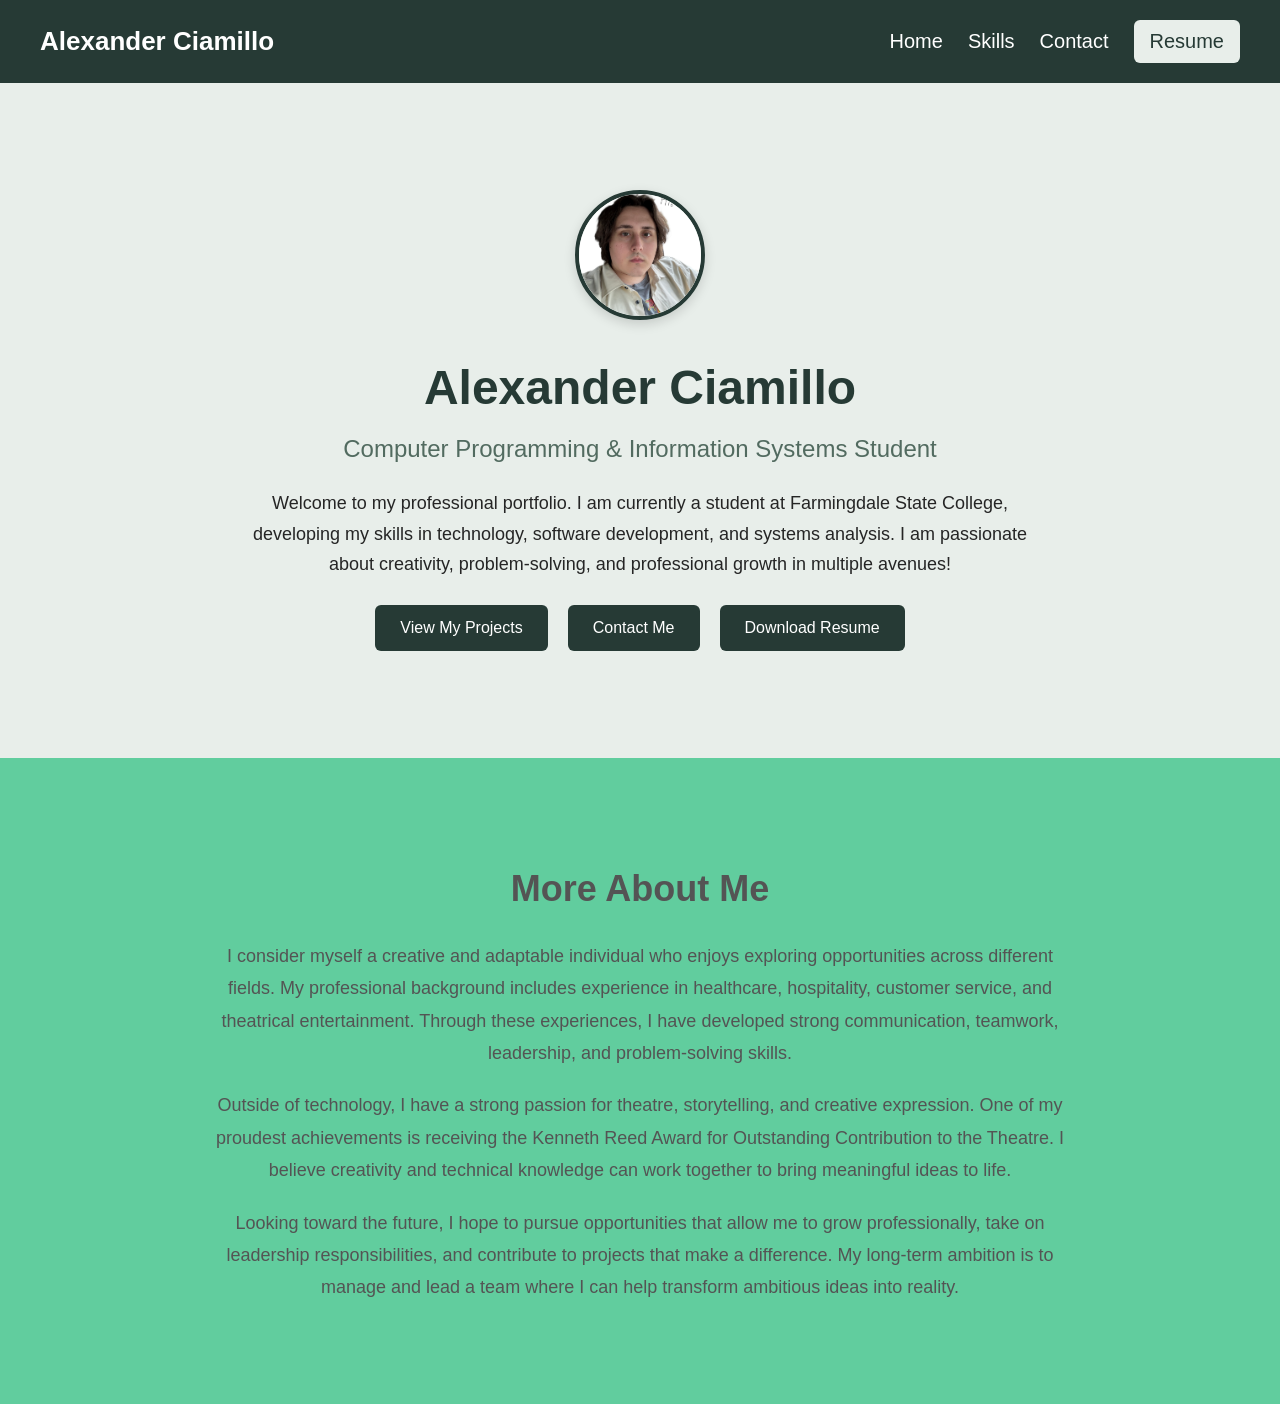
<file: index.html>
<!DOCTYPE html>
<html lang="en">
<head>
    <meta charset="UTF-8">
    <meta name="viewport" content="width=device-width, initial-scale=1.0">
    <title>Alexander Ciamillo | Portfolio</title>
    <link rel="stylesheet" href="styles.css">
    <script src="script.js" defer></script>
</head>
<body>

    <!-- Web Header -->
    <header>
        <nav>
            <h2>Alexander Ciamillo</h2>

            <ul>
                <li><a href="index.html">Home</a></li>
                <li><a href="skills.html">Skills</a></li>
                <li><a href="contact.html">Contact</a></li>
                <li>
                    <a href="resume.pdf"
                       class="resume-nav"
                       target="_blank"
                       rel="noopener noreferrer">
                        Resume
                    </a>
                </li>
            </ul>
        </nav>
    </header>

    <main>

        <!-- Homepage Introduction -->
        <section id="home" class="hero">
            <div class="hero-content">

                <!-- Profile Photo -->
                <img src="singularpicofme.jpeg"
                     alt="Photo of Alexander Ciamillo"
                     class="profile-photo">

                <h1>Alexander Ciamillo</h1>

                <h2>Computer Programming & Information Systems Student</h2>

                <p>
                    Welcome to my professional portfolio. I am
                    currently a student at Farmingdale State College,
                    developing my skills in technology, software
                    development, and systems analysis. I am passionate
                    about creativity, problem-solving, and professional
                    growth in multiple avenues!
                </p>

                <div class="hero-buttons">
                    <a href="skills.html#projects" class="btn">
                        View My Projects
                    </a>

                    <a href="contact.html" class="btn">
                        Contact Me
                    </a>

                    <!-- Download Resume -->
                    <a href="resume.pdf"
                       class="btn"
                       download="Alexander_Ciamillo_Resume.pdf">
                        Download Resume
                    </a>
                </div>
            </div>
        </section>

        <!-- More About Me Section -->
        <section id="about" class="about">
            <div class="about-content">
                <h2>More About Me</h2>

                <p>
                    I consider myself a creative and adaptable individual
                    who enjoys exploring opportunities across different
                    fields. My professional background includes experience
                    in healthcare, hospitality, customer service, and
                    theatrical entertainment. Through these experiences,
                    I have developed strong communication, teamwork,
                    leadership, and problem-solving skills.
                </p>

                <p>
                    Outside of technology, I have a strong passion for
                    theatre, storytelling, and creative expression.
                    One of my proudest achievements is receiving the
                    Kenneth Reed Award for Outstanding Contribution
                    to the Theatre. I believe creativity and technical
                    knowledge can work together to bring meaningful
                    ideas to life.
                </p>

                <p>
                    Looking toward the future, I hope to pursue
                    opportunities that allow me to grow professionally,
                    take on leadership responsibilities, and contribute
                    to projects that make a difference. My long-term
                    ambition is to manage and lead a team where I can
                    help transform ambitious ideas into reality.
                </p>
            </div>
        </section>

    </main>

</body>
</html>
</file>
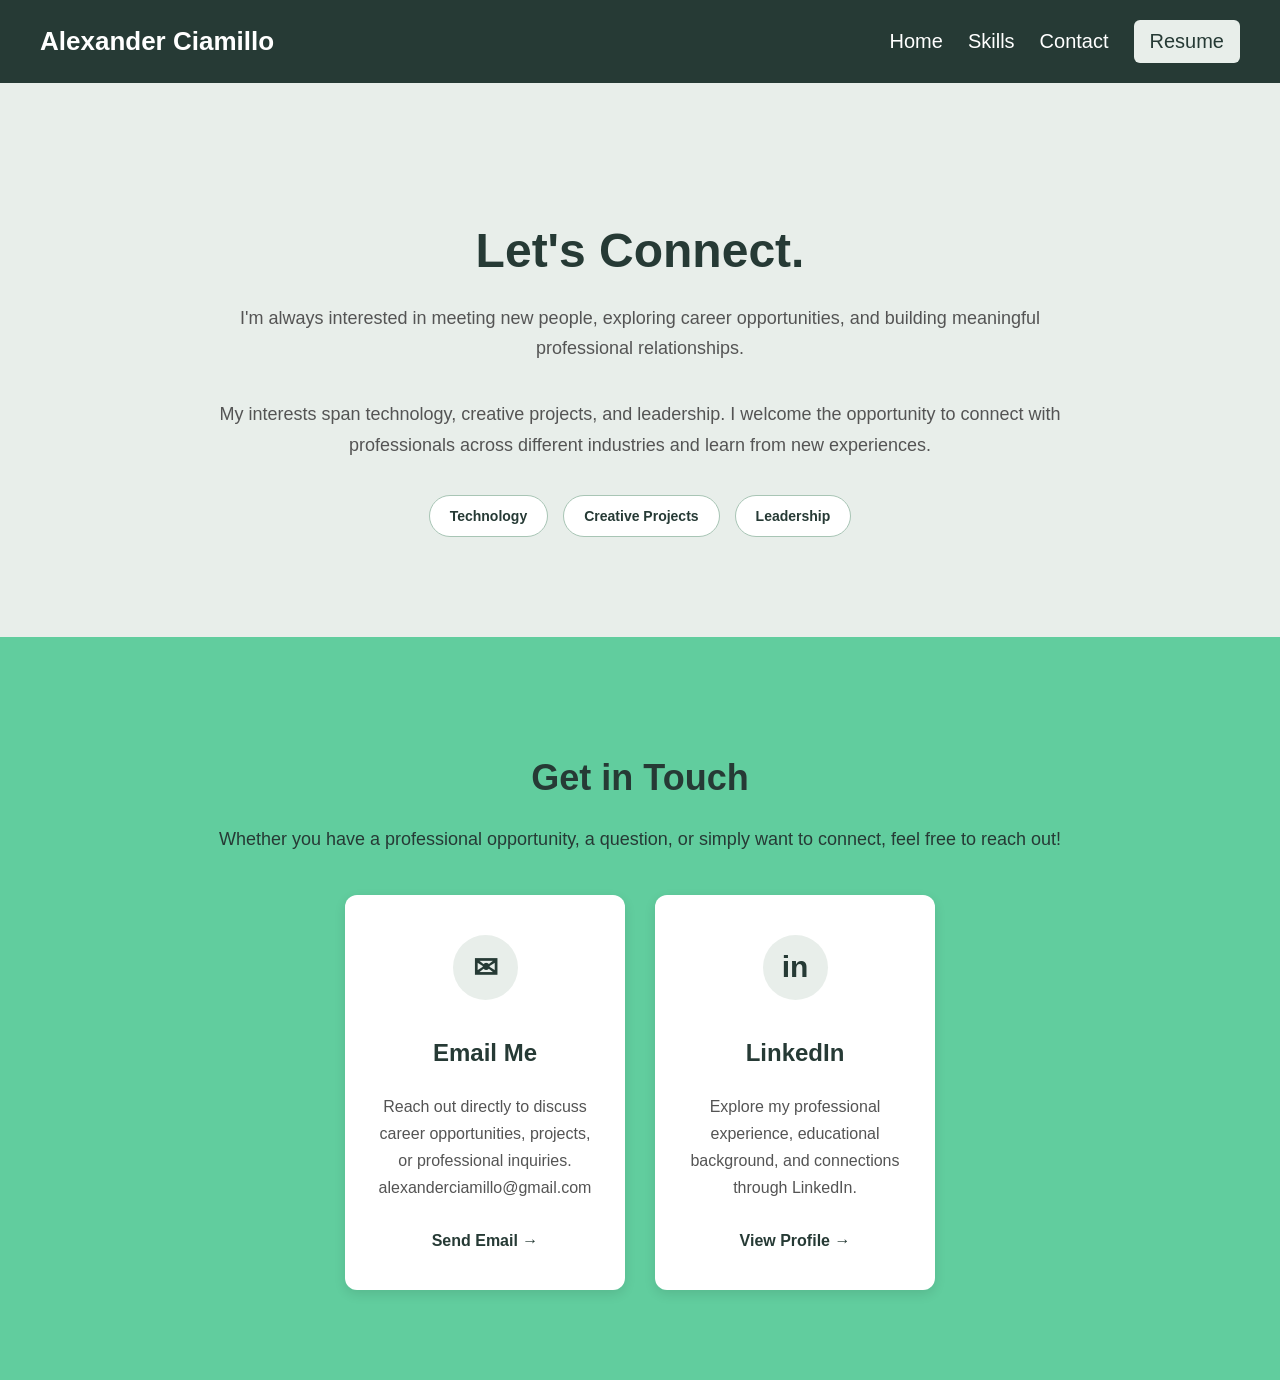
<file: contact.html>
<!DOCTYPE html>
<html lang="en">
<head>
    <meta charset="UTF-8">
    <meta name="viewport" content="width=device-width, initial-scale=1.0">
    <title>Contact | Alexander Ciamillo</title>
    <link rel="stylesheet" href="styles.css">
    <script src="script.js" defer></script>
</head>
<body>

    <!-- Web Header -->
    <header>
        <nav>
            <h2>Alexander Ciamillo</h2>

            <ul>
                <li><a href="index.html">Home</a></li>
                <li><a href="skills.html">Skills</a></li>
                <li><a href="contact.html">Contact</a></li>
                <li>
                    <a href="resume.pdf"
                       class="resume-nav"
                       target="_blank"
                       rel="noopener noreferrer">
                        Resume
                    </a>
                </li>
            </ul>
        </nav>
    </header>

    <main>

        <!-- Contact Introduction -->
        <section class="contact-intro">
            <div class="contact-content">

                <h1>Let's Connect.</h1>

                <p>
                    I'm always interested in meeting new people,
                    exploring career opportunities, and building
                    meaningful professional relationships.
                </p>

                <p>
                    My interests span technology, creative projects,
                    and leadership. I welcome the opportunity to
                    connect with professionals across different
                    industries and learn from new experiences.
                </p>

                <!-- Areas of Interest -->
                <div class="interest-tags">
                    <span>Technology</span>
                    <span>Creative Projects</span>
                    <span>Leadership</span>
                </div>

            </div>
        </section>

        <!-- Contact Information -->
        <section id="contact" class="contact">
            <div class="contact-content">

                <h2>Get in Touch</h2>

                <p>
                    Whether you have a professional opportunity,
                    a question, or simply want to connect,
                    feel free to reach out!
                </p>

                <div class="contact-cards">

                    <!-- Email Contact Card -->
                    <a href="mailto:ciamaj@farmingdale.edu"
                       class="contact-card">

                        <div class="contact-card-icon">
                            &#9993;
                        </div>

                        <h3>Email Me</h3>

                        <p>
                            Reach out directly to discuss
                            career opportunities, projects,
                            or professional inquiries. alexanderciamillo@gmail.com
                        </p>

                        <span class="contact-card-link">
                            Send Email &rarr;
                        </span>

                    </a>

                    <!-- LinkedIn Contact Card -->
                    <a href="https://www.linkedin.com/in/alexander-ciamillo-498825308/?isSelfProfile=true"
                       class="contact-card"
                       target="_blank"
                       rel="noopener noreferrer">

                        <div class="contact-card-icon">
                            in
                        </div>

                        <h3>LinkedIn</h3>

                        <p>
                            Explore my professional experience,
                            educational background, and
                            connections through LinkedIn.
                        </p>

                        <span class="contact-card-link">
                            View Profile &rarr;
                        </span>

                    </a>

                </div>
            </div>
        </section>

    </main>

</body>


</html>
</file>
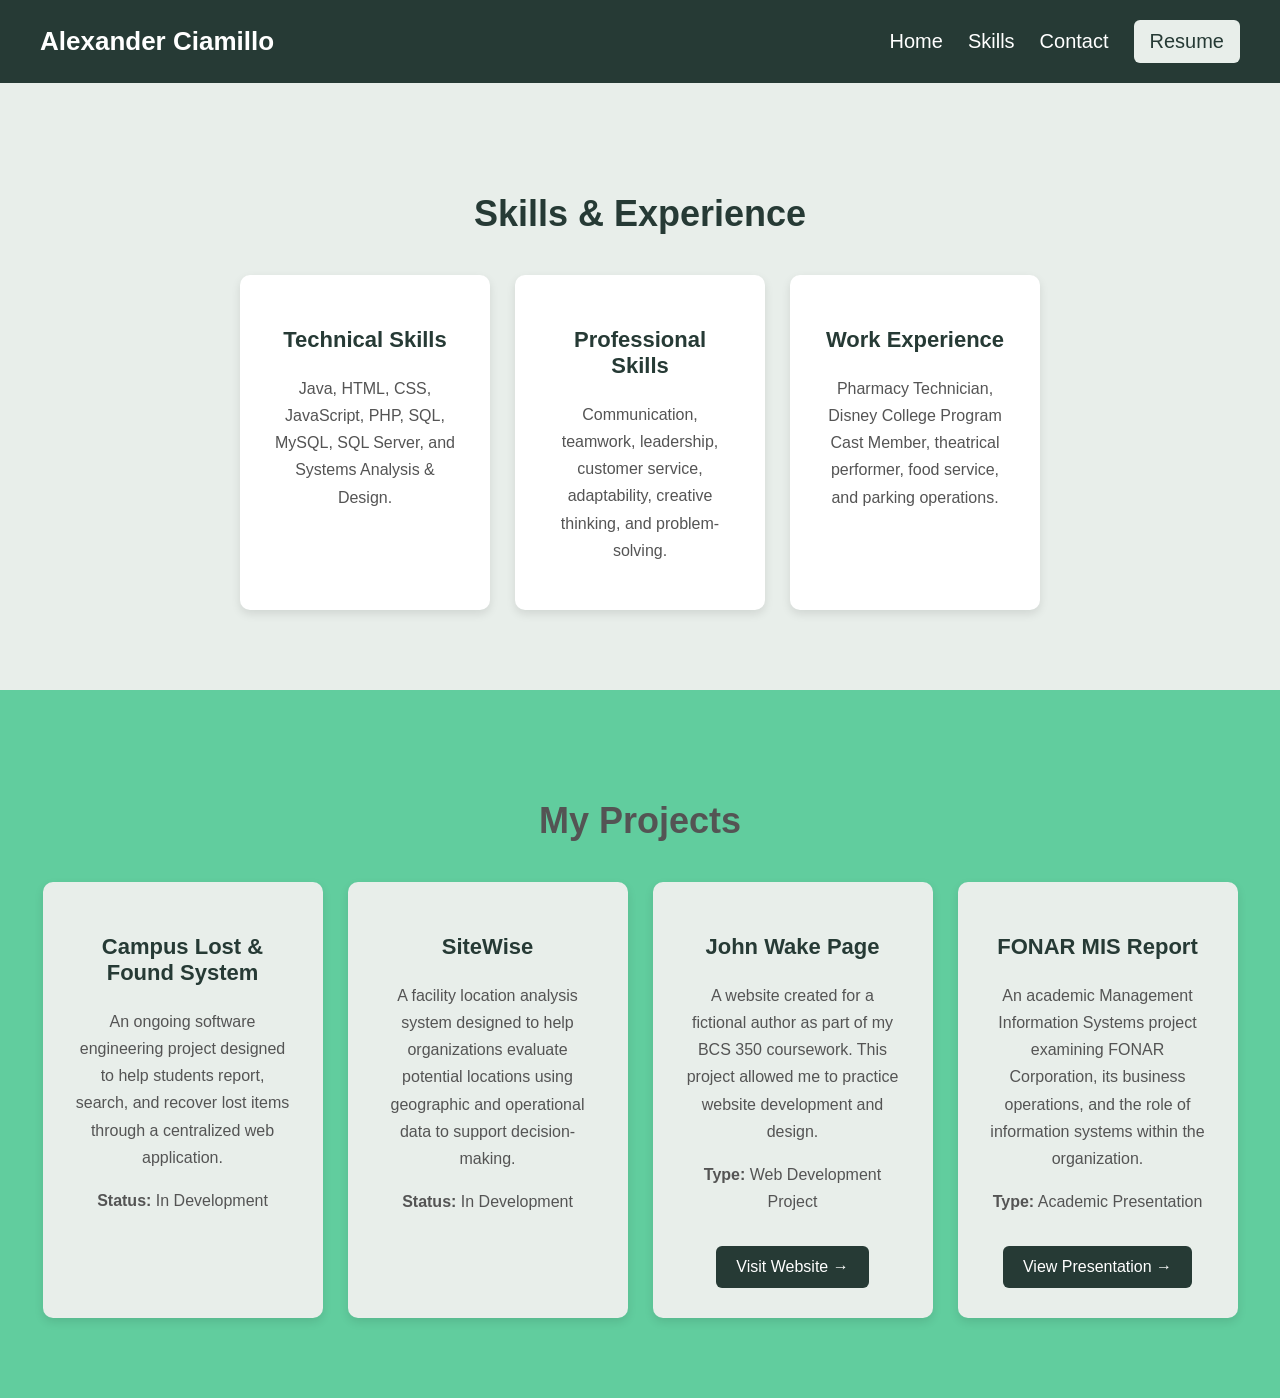
<file: skills.html>
<!DOCTYPE html>
<html lang="en">
<head>
    <meta charset="UTF-8">
    <meta name="viewport" content="width=device-width, initial-scale=1.0">
    <title>Skills & Projects | Alexander Ciamillo</title>
    <link rel="stylesheet" href="styles.css">
    <script src="script.js" defer></script>
</head>
<body>

    <!-- Web Header -->
    <header>
        <nav>
            <h2>Alexander Ciamillo</h2>

            <ul>
                <li><a href="index.html">Home</a></li>
                <li><a href="skills.html">Skills</a></li>
                <li><a href="contact.html">Contact</a></li>
                <li>
                    <a href="resume.pdf"
                       class="resume-nav"
                       target="_blank"
                       rel="noopener noreferrer">
                        Resume
                    </a>
                </li>
            </ul>
        </nav>
    </header>

    <main>

        <!-- Skills & Experience Section -->
        <section id="skills" class="skills">
            <h2>Skills & Experience</h2>

            <div class="skills-container">

                <!-- Technical Skills -->
                <div class="skill-card">
                    <h3>Technical Skills</h3>
                    <p>
                        Java, HTML, CSS, JavaScript, PHP,
                        SQL, MySQL, SQL Server, and
                        Systems Analysis &amp; Design.
                    </p>
                </div>

                <!-- Professional Skills -->
                <div class="skill-card">
                    <h3>Professional Skills</h3>
                    <p>
                        Communication, teamwork, leadership,
                        customer service, adaptability,
                        creative thinking, and problem-solving.
                    </p>
                </div>

                <!-- Work Experience -->
                <div class="skill-card">
                    <h3>Work Experience</h3>
                    <p>
                        Pharmacy Technician, Disney College Program
                        Cast Member, theatrical performer,
                        food service, and parking operations.
                    </p>
                </div>

            </div>
        </section>

        <!-- Projects Section -->
        <section id="projects" class="projects">
            <h2>My Projects</h2>

            <div class="projects-container">

                <!-- Lost and Found Project -->
                <div class="project-card">
                    <h3>Campus Lost &amp; Found System</h3>
                    <p>
                        An ongoing software engineering project
                        designed to help students report, search,
                        and recover lost items through a
                        centralized web application.
                    </p>
                    <p>
                        <strong>Status:</strong> In Development
                    </p>
                </div>

                <!-- SiteWise Project -->
                <div class="project-card">
                    <h3>SiteWise</h3>
                    <p>
                        A facility location analysis system designed
                        to help organizations evaluate potential
                        locations using geographic and operational
                        data to support decision-making.
                    </p>
                    <p>
                        <strong>Status:</strong> In Development
                    </p>
                </div>

                <!-- John Wake Website Project -->
                <div class="project-card">
                    <h3>John Wake Page</h3>

                    <p>
                        A website created for a fictional author
                        as part of my BCS 350 coursework.
                        This project allowed me to practice
                        website development and design.
                    </p>

                    <p>
                        <strong>Type:</strong> Web Development Project
                    </p>

                    <a href="https://ciamaj-code.github.io/ciamaj.github.io/index.html"
                       class="project-link"
                       target="_blank"
                       rel="noopener noreferrer">
                        Visit Website &rarr;
                    </a>
                </div>

                <!-- FONAR MIS Report Project -->
                <div class="project-card">
                    <h3>FONAR MIS Report</h3>

                    <p>
                        An academic Management Information Systems
                        project examining FONAR Corporation,
                        its business operations, and the role
                        of information systems within the organization.
                    </p>

                    <p>
                        <strong>Type:</strong> Academic Presentation
                    </p>

                    <a href="https://docs.google.com/presentation/d/1PbuzsEirMhAVoTWQxl5ZTqYPEankU0qp77GdyuTr9LI/edit?usp=sharing"
                       class="project-link"
                       target="_blank"
                       rel="noopener noreferrer">
                        View Presentation &rarr;
                    </a>
                </div>

            </div>
        </section>

    </main>

</body>
</html>
</file>
<file: styles.css>
/* General Website Styling */
* {
    box-sizing: border-box;
}

body {
    margin: 0;
    font-family: Arial, sans-serif;
    background-color: #F5F5F5;
    color: #252525;
}

/* Header and Navigation */
header {
    background-color: #263A35;
    padding: 20px 40px;
}

nav {
    display: flex;
    justify-content: space-between;
    align-items: center;
    gap: 20px;
}

nav h2 {
    color: white;
    margin: 0;
    font-size: 26px;
}

/* Navigation Links */
nav ul {
    display: flex;
    align-items: center;
    list-style: none;
    gap: 25px;
    margin: 0;
    padding: 0;
}

nav a {
    color: white;
    text-decoration: none;
    font-size: 20px;
    font-weight: 500;
    transition: color 0.3s ease;
}

/* Navigation Hover Effect */
nav a:hover {
    color: #A8C5B5;
}

/* Resume Button in Navigation */
nav a.resume-nav {
    display: flex;
    align-items: center;
    justify-content: center;
    background-color: #E8EEEA;
    color: #263A35;
    padding: 10px 16px;
    border-radius: 6px;
    transition: background-color 0.3s ease,
                transform 0.3s ease;
}

nav a.resume-nav:hover {
    background-color: #61cd9e;
    color: #263A35;
    transform: translateY(-3px);
}

/* Keyboard Focus */
nav a:focus-visible,
.btn:focus-visible {
    outline: 3px solid #61cd9e;
    outline-offset: 4px;
}

/* Homepage Introduction */
.hero {
    min-height: 75vh;
    display: flex;
    align-items: center;
    justify-content: center;
    text-align: center;
    padding: 50px 20px;
    background-color: #E8EEEA;
}

.hero-content {
    max-width: 800px;
}

.hero h1 {
    font-size: 48px;
    color: #263A35;
    margin-bottom: 15px;
}

.hero h2 {
    font-size: 24px;
    font-weight: normal;
    color: #526B60;
}

.hero p {
    font-size: 18px;
    line-height: 1.7;
    margin: 25px 0;
}

/* Homepage Buttons */
.hero-buttons {
    display: flex;
    justify-content: center;
    flex-wrap: wrap;
    gap: 20px;
}

.btn {
    display: inline-block;
    padding: 14px 25px;
    background-color: #263A35;
    color: white;
    text-decoration: none;
    border-radius: 6px;
    transition: background-color 0.3s ease,
                transform 0.3s ease;
}

.btn:hover {
    background-color: #526B60;
    transform: translateY(-3px);
}

/* Small Circular Profile Photo */
.profile-photo {
    width: 130px;
    height: 130px;
    object-fit: cover;
    border-radius: 50%;
    border: 4px solid #263A35;
    display: block;
    margin: 0 auto 25px;
    box-shadow: 0 4px 12px rgba(0, 0, 0, 0.15);
}

/* More About Me Section */
.about {
    padding: 80px 40px;
    background-color: #61cd9e;
    text-align: center;
}

.about-content {
    max-width: 850px;
    margin: 0 auto;
}

.about h2 {
    font-size: 36px;
    color: #545454;
    margin-bottom: 30px;
}

.about p {
    font-size: 18px;
    line-height: 1.8;
    color: #545454;
    margin-bottom: 20px;
}

/* Skills & Experience Section */
.skills {
    padding: 80px 40px;
    background-color: #E8EEEA;
    text-align: center;
}

.skills h2 {
    font-size: 36px;
    color: #263A35;
    margin-bottom: 40px;
}

/* Skills Card Layout */
.skills-container {
    display: flex;
    justify-content: center;
    gap: 25px;
    flex-wrap: wrap;
}

/* Individual Skill Cards */
.skill-card {
    background-color: white;
    padding: 30px;
    border-radius: 10px;
    width: 250px;
    box-shadow: 0 4px 10px rgba(0, 0, 0, 0.1);
    transition: transform 0.3s ease;
}

.skill-card h3 {
    color: #263A35;
    font-size: 22px;
}

.skill-card p {
    color: #545454;
    font-size: 16px;
    line-height: 1.7;
}

/* Skill Card Hover */
.skill-card:hover {
    transform: translateY(-5px);
}

/* Projects Section */
.projects {
    padding: 80px 40px;
    background-color: #61cd9e;
    text-align: center;
}

.projects h2 {
    font-size: 36px;
    color: #545454;
    margin-bottom: 40px;
}

/* Projects Card Layout */
.projects-container {
    display: flex;
    justify-content: center;
    gap: 25px;
    flex-wrap: wrap;
}

/* Individual Project Cards */
.project-card {
    background-color: #E8EEEA;
    width: 280px;
    padding: 30px;
    border-radius: 10px;
    box-shadow: 0 4px 10px rgba(0, 0, 0, 0.1);
    transition: transform 0.3s ease;
}

.project-card h3 {
    color: #263A35;
    font-size: 22px;
}

.project-card p {
    color: #545454;
    font-size: 16px;
    line-height: 1.7;
}

/* Project Card Hover */
.project-card:hover {
    transform: translateY(-5px);
}

/* Project Links */
.project-link {
    display: inline-block;
    margin-top: 15px;
    padding: 12px 20px;
    background-color: #263A35;
    color: white;
    text-decoration: none;
    border-radius: 6px;
    font-size: 16px;
    transition: background-color 0.3s ease,
                transform 0.3s ease;
}

.project-link:hover {
    background-color: #526B60;
    transform: translateY(-3px);
}

.project-link:focus-visible {
    outline: 3px solid #263A35;
    outline-offset: 4px;
}

/* Contact Introduction */
.contact-intro {
    background-color: #E8EEEA;
    text-align: center;
    padding: 100px 40px;
}

.contact-content {
    max-width: 850px;
    margin: 0 auto;
}

.contact-intro h1 {
    font-size: 48px;
    color: #263A35;
    margin-bottom: 25px;
}

.contact-intro p {
    font-size: 18px;
    line-height: 1.8;
    color: #545454;
}

/* Areas of Interest */
.interest-tags {
    display: flex;
    justify-content: center;
    flex-wrap: wrap;
    gap: 15px;
    margin-top: 35px;
}

.interest-tags span {
    background-color: white;
    color: #263A35;
    padding: 12px 20px;
    border-radius: 30px;
    font-weight: bold;
    font-size: 14px;
    border: 1px solid #A8C5B5;
}

/* Green Contact Section */
.contact {
    background-color: #61cd9e;
    text-align: center;
    padding: 90px 40px;
}

.contact h2 {
    color: #263A35;
    font-size: 36px;
    margin-bottom: 25px;
}

.contact-content > p {
    font-size: 18px;
    line-height: 1.7;
    margin-bottom: 35px;
}

.contact .contact-content > p {
    color: #263A35;
}

/* Contact Card Layout */
.contact-cards {
    display: flex;
    justify-content: center;
    flex-wrap: wrap;
    gap: 30px;
    margin-top: 40px;
}

/* Individual Contact Cards */
.contact-card {
    display: flex;
    flex-direction: column;
    align-items: center;
    background-color: white;
    color: #263A35;
    text-decoration: none;
    padding: 40px 30px;
    width: 280px;
    border-radius: 12px;
    box-shadow: 0 4px 12px rgba(0, 0, 0, 0.1);
    transition: transform 0.3s ease,
                box-shadow 0.3s ease;
}

.contact-card:hover {
    transform: translateY(-7px);
    box-shadow: 0 8px 20px rgba(0, 0, 0, 0.15);
}

.contact-card:focus-visible {
    outline: 3px solid #263A35;
    outline-offset: 4px;
}

/* Contact Card Icons */
.contact-card-icon {
    display: flex;
    align-items: center;
    justify-content: center;
    background-color: #E8EEEA;
    color: #263A35;
    width: 65px;
    height: 65px;
    border-radius: 50%;
    font-size: 30px;
    font-weight: bold;
    margin-bottom: 15px;
}

.contact-card h3 {
    font-size: 24px;
    margin-bottom: 10px;
}

.contact-card p {
    color: #545454;
    font-size: 16px;
    line-height: 1.7;
    flex-grow: 1;
}

.contact-card-link {
    color: #263A35;
    font-weight: bold;
    margin-top: 15px;
    font-size: 16px;
}

/* Back to Top Button */
.back-to-top {
    position: fixed;
    bottom: 25px;
    right: 25px;
    left: auto;

    width: 55px;
    height: 55px;
    padding: 0;

    background-color: #263A35;
    color: #FFFFFF;

    border: 2px solid #FFFFFF;
    border-radius: 50%;

    display: flex;
    align-items: center;
    justify-content: center;

    font-family: Arial, sans-serif;
    font-size: 28px;
    font-weight: bold;
    line-height: 1;

    cursor: pointer;
    z-index: 9999;

    opacity: 0;
    visibility: hidden;

    transition: opacity 0.3s ease,
                transform 0.3s ease;
}

/* Show Back to Top Button */
.back-to-top.visible {
    opacity: 1;
    visibility: visible;
}

/* Back to Top Hover Effect */
.back-to-top:hover {
    background-color: #526B60;
    transform: translateY(-4px);
}

/* Back to Top Keyboard Focus */
.back-to-top:focus-visible {
    outline: 3px solid #263A35;
    outline-offset: 4px;
}

/* Responsive Website Layout */
@media (max-width: 768px) {

    /* Mobile Navigation */
    header {
        padding: 20px;
    }

    nav {
        flex-direction: column;
        gap: 20px;
    }

    nav ul {
        flex-wrap: wrap;
        justify-content: center;
        gap: 15px;
    }

    nav a {
        font-size: 17px;
    }

    /* Homepage */
    .hero h1 {
        font-size: 36px;
    }

    .hero h2 {
        font-size: 20px;
    }

    .hero-buttons {
        flex-wrap: wrap;
    }

    /* Section Spacing */
    .about,
    .skills,
    .projects,
    .contact-intro,
    .contact {
        padding: 60px 20px;
    }

    /* Section Headings */
    .about h2,
    .skills h2,
    .projects h2,
    .contact h2 {
        font-size: 30px;
    }

    .contact-intro h1 {
        font-size: 36px;
    }

    /* Cards */
    .skill-card,
    .project-card,
    .contact-card {
        width: 100%;
        max-width: 320px;
    }

    /* Back to Top Mobile Position */
    .back-to-top {
        bottom: 20px;
        right: 20px;
        width: 48px;
        height: 48px;
    }
}

/* Reduced Motion Accessibility */
@media (prefers-reduced-motion: reduce) {
    nav a,
    .btn,
    .skill-card,
    .project-card,
    .project-link,
    .contact-card,
    .back-to-top {
        transition: none;
    }
}
</file>
